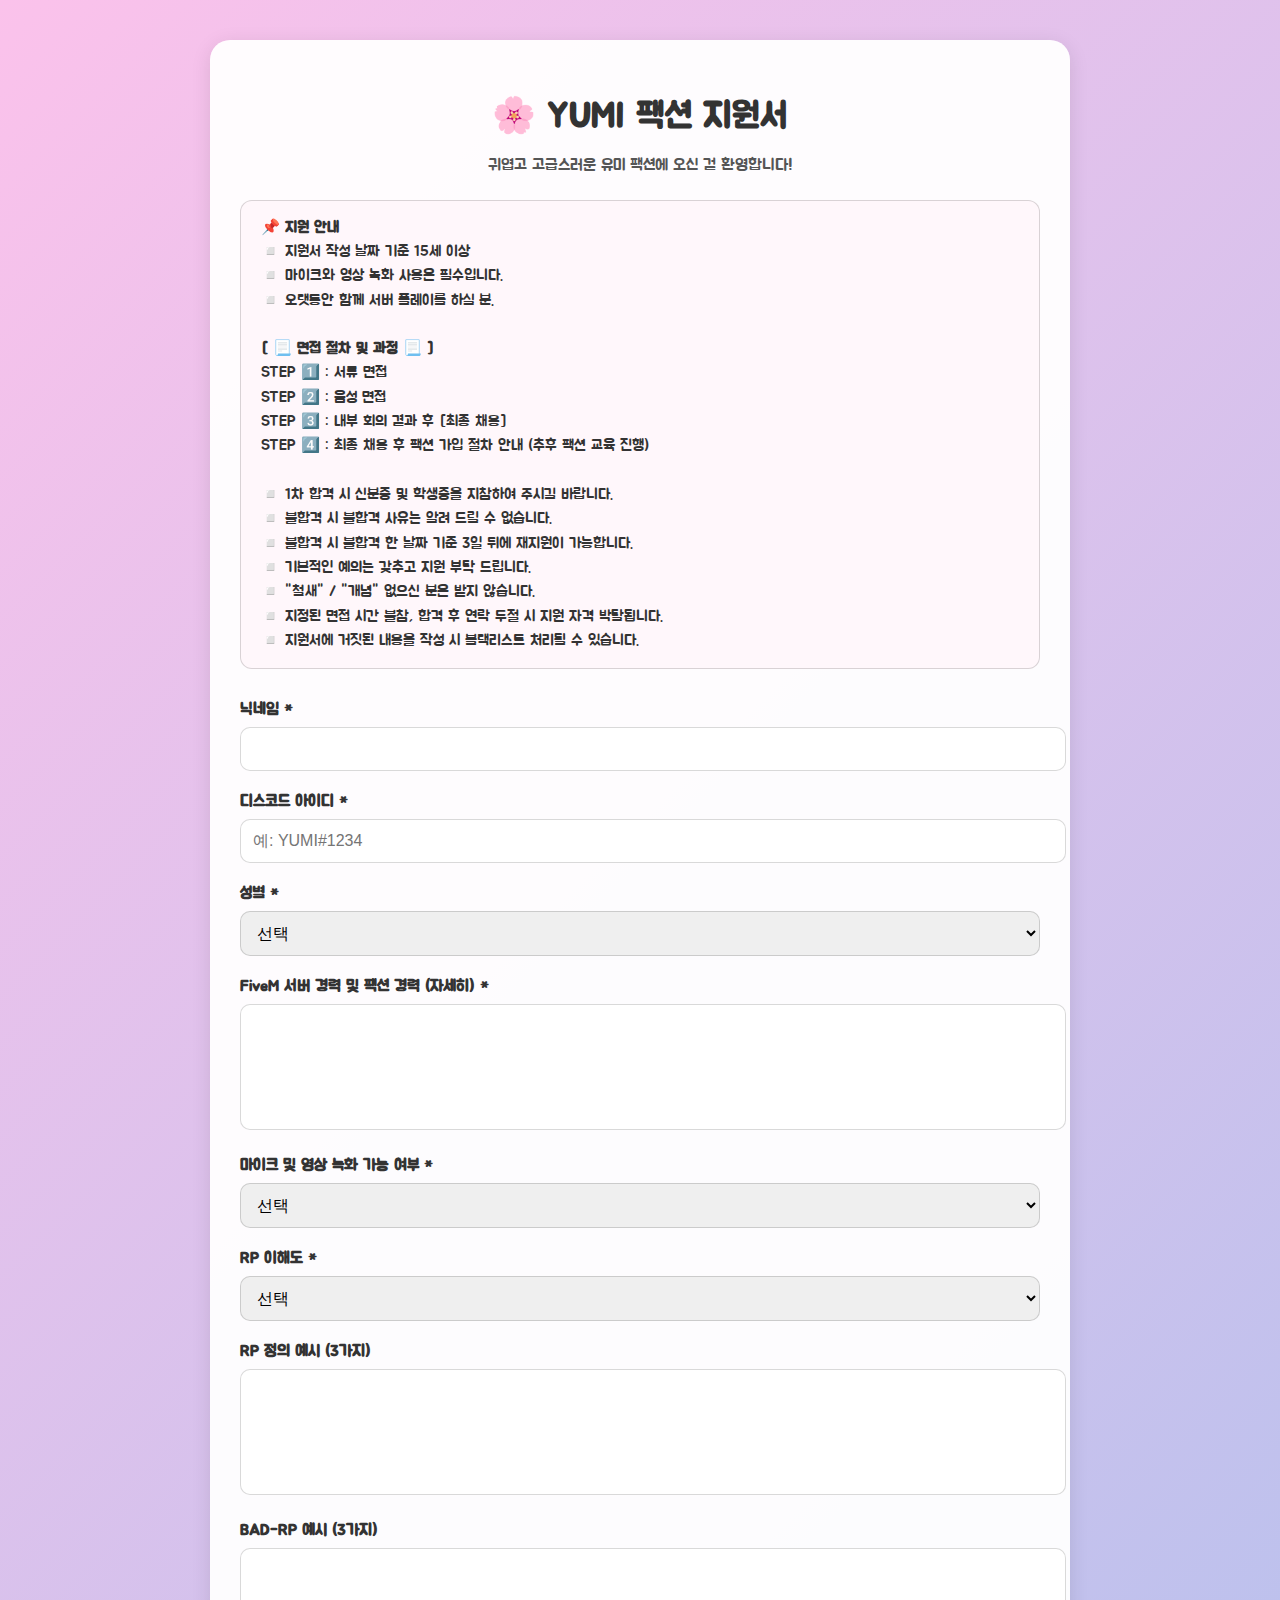
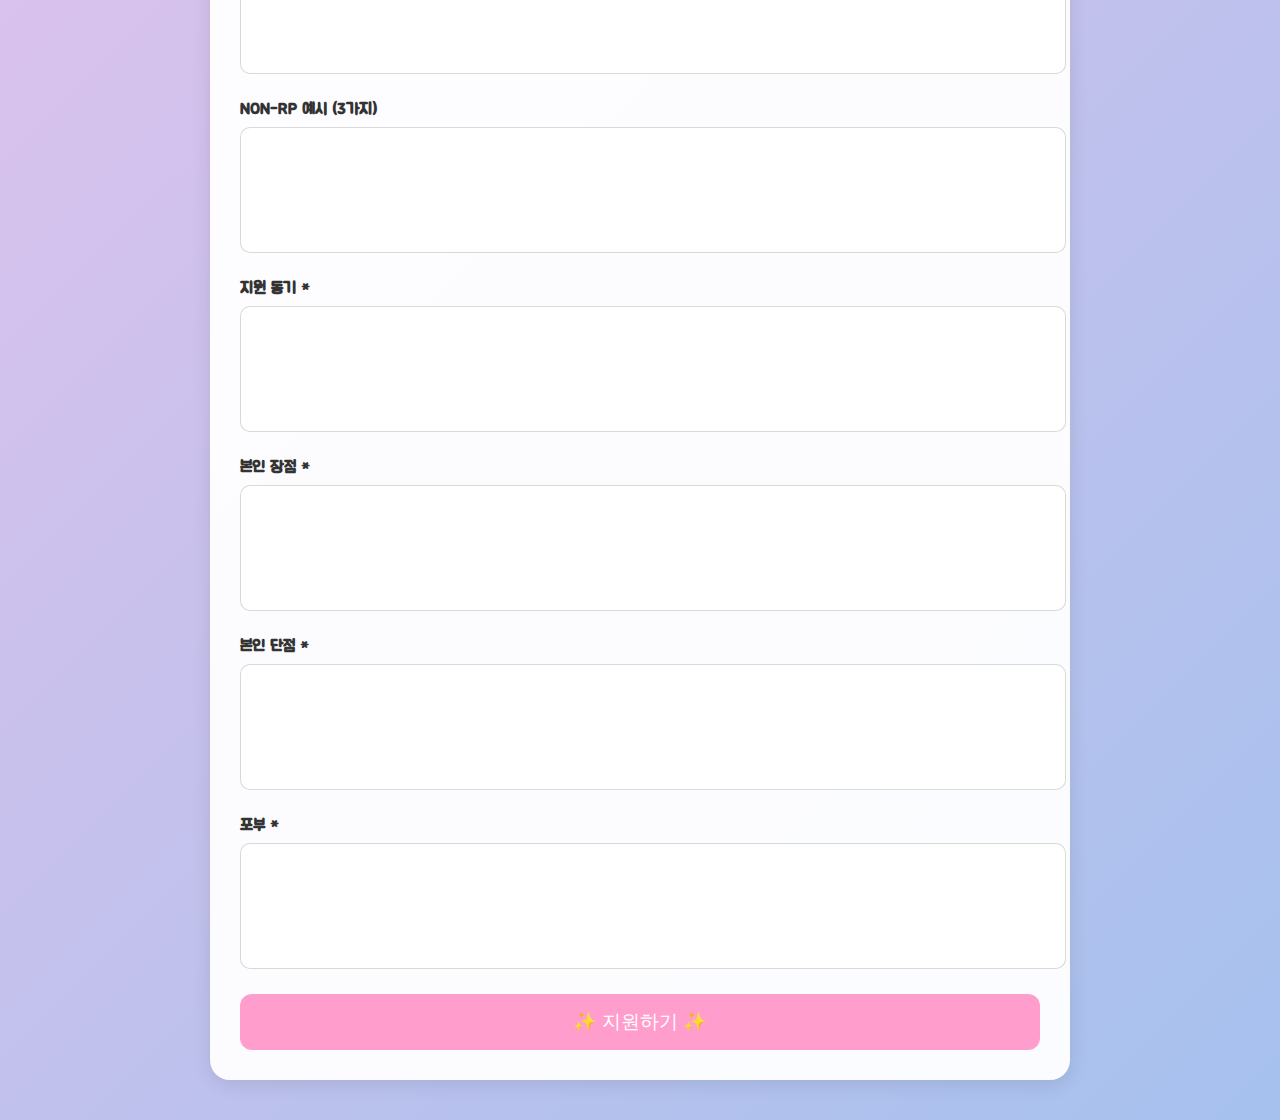
<file: yumi.apply.html>
<!DOCTYPE html>
<html lang="ko">
<head>
  <meta charset="UTF-8">
  <meta name="viewport" content="width=device-width, initial-scale=1.0">
  <title>🌸 YUMI 팩션 지원서</title>
  <style>
    @import url('https://fonts.googleapis.com/css2?family=Jua&display=swap');
    :root {
      --bg1: #fbc2eb;
      --bg2: #a6c1ee;
      --card: rgba(255,255,255,0.95);
      --line: rgba(0,0,0,0.15);
      --text: #333;
      --accent: #ff9ecd;
      --accent2: #ffc3a0;
      --shadow: 0 4px 20px rgba(0,0,0,0.1);
    }
    body {
      margin: 0;
      font-family: 'Jua', sans-serif;
      background: linear-gradient(135deg, var(--bg1), var(--bg2));
      color: var(--text);
      display: flex;
      justify-content: center;
      align-items: flex-start;
      min-height: 100vh;
      padding: 40px 20px;
    }
    .container {
      width: 100%;
      max-width: 800px;
      background: var(--card);
      border-radius: 20px;
      box-shadow: var(--shadow);
      padding: 30px;
      animation: fadeIn 0.7s ease;
    }
    h1 {
      text-align: center;
      font-size: 2.2rem;
      margin-bottom: 10px;
    }
    p.subtitle {
      text-align: center;
      font-size: 1rem;
      color: #555;
      margin-bottom: 25px;
    }
    .rules {
      background: #fff7fb;
      border: 1px solid var(--line);
      border-radius: 12px;
      padding: 15px 20px;
      font-size: 0.95rem;
      margin-bottom: 30px;
      line-height: 1.6;
    }
    .form-group {
      margin-bottom: 20px;
    }
    label {
      font-weight: bold;
      display: block;
      margin-bottom: 8px;
    }
    input, textarea, select {
      width: 100%;
      padding: 12px;
      border-radius: 10px;
      border: 1px solid var(--line);
      font-size: 1rem;
      outline: none;
    }
    textarea {
      resize: none;
      min-height: 100px;
    }
    button {
      width: 100%;
      background: var(--accent);
      color: white;
      font-size: 1.2rem;
      padding: 15px;
      border: none;
      border-radius: 12px;
      cursor: pointer;
      transition: background 0.3s;
    }
    button:hover {
      background: var(--accent2);
    }
    @keyframes fadeIn {
      from { opacity: 0; transform: translateY(20px); }
      to { opacity: 1; transform: translateY(0); }
    }
  </style>
</head>
<body>
  <div class="container">
    <h1>🌸 YUMI 팩션 지원서</h1>
    <p class="subtitle">귀엽고 고급스러운 유미 팩션에 오신 걸 환영합니다!</p>

    <div class="rules">
      <strong>📌 지원 안내</strong><br>
      ◽ 지원서 작성 날짜 기준 15세 이상<br>
      ◽ 마이크와 영상 녹화 사용은 필수입니다.<br>
      ◽ 오랫동안 함께 서버 플레이를 하실 분.<br><br>
      <strong>[ 📃 면접 절차 및 과정 📃 ]</strong><br>
      STEP 1️⃣ : 서류 면접<br>
      STEP 2️⃣ : 음성 면접<br>
      STEP 3️⃣ : 내부 회의 결과 후 [최종 채용]<br>
      STEP 4️⃣ : 최종 채용 후 팩션 가입 절차 안내 (추후 팩션 교육 진행)<br><br>
      ◽ 1차 합격 시 신분증 및 학생증을 지참하여 주시길 바랍니다.<br>
      ◽ 불합격 시 불합격 사유는 알려 드릴 수 없습니다.<br>
      ◽ 불합격 시 불합격 한 날짜 기준 3일 뒤에 재지원이 가능합니다.<br>
      ◽ 기본적인 예의는 갖추고 지원 부탁 드립니다.<br>
      ◽ "철새" / "개념" 없으신 분은 받지 않습니다.<br>
      ◽ 지정된 면접 시간 불참, 합격 후 연락 두절 시 지원 자격 박탈됩니다.<br>
      ◽ 지원서에 거짓된 내용을 작성 시 블랙리스트 처리될 수 있습니다.
    </div>

    <form id="yumiForm">
      <div class="form-group"><label>닉네임 *</label><input type="text" name="닉네임" required></div>
      <div class="form-group"><label>디스코드 아이디 *</label><input type="text" name="디스코드" placeholder="예: YUMI#1234" required></div>
      <div class="form-group">
        <label>성별 *</label>
        <select name="성별" required>
          <option value="">선택</option>
          <option value="남자">남자</option>
          <option value="여자">여자</option>
        </select>
      </div>
      <div class="form-group"><label>FiveM 서버 경력 및 팩션 경력 (자세히) *</label><textarea name="경력" required></textarea></div>
      <div class="form-group">
        <label>마이크 및 영상 녹화 가능 여부 *</label>
        <select name="마이크영상" required>
          <option value="">선택</option>
          <option value="예">예</option>
          <option value="아니오">아니오</option>
        </select>
      </div>
      <div class="form-group">
        <label>RP 이해도 *</label>
        <select name="RP이해도" required>
          <option value="">선택</option>
          <option value="상">상</option>
          <option value="중">중</option>
          <option value="하">하</option>
        </select>
      </div>
      <div class="form-group"><label>RP 정의 예시 (3가지)</label><textarea name="RP정의"></textarea></div>
      <div class="form-group"><label>BAD-RP 예시 (3가지)</label><textarea name="BADRP"></textarea></div>
      <div class="form-group"><label>NON-RP 예시 (3가지)</label><textarea name="NONRP"></textarea></div>
      <div class="form-group"><label>지원 동기 *</label><textarea name="지원동기" required></textarea></div>
      <div class="form-group"><label>본인 장점 *</label><textarea name="장점" required></textarea></div>
      <div class="form-group"><label>본인 단점 *</label><textarea name="단점" required></textarea></div>
      <div class="form-group"><label>포부 *</label><textarea name="포부" required></textarea></div>
      <button type="submit">✨ 지원하기 ✨</button>
    </form>
  </div>

  <script>
    document.getElementById("yumiForm").addEventListener("submit", async (e) => {
      e.preventDefault();
      const formData = new FormData(e.target);
      const data = {};
      formData.forEach((v, k) => data[k] = v);

      try {
        const res = await fetch("/api/webhook", {
          method: "POST",
          headers: { "Content-Type": "application/json" },
          body: JSON.stringify(data)
        });
        if (res.ok) {
          alert("지원서가 제출되었습니다!");
          e.target.reset();
        } else {
          alert("제출 실패. 관리자에게 문의해주세요.");
        }
      } catch (err) {
        alert("에러 발생: " + err.message);
      }
    });
  </script>
</body>
</html>
</file>
